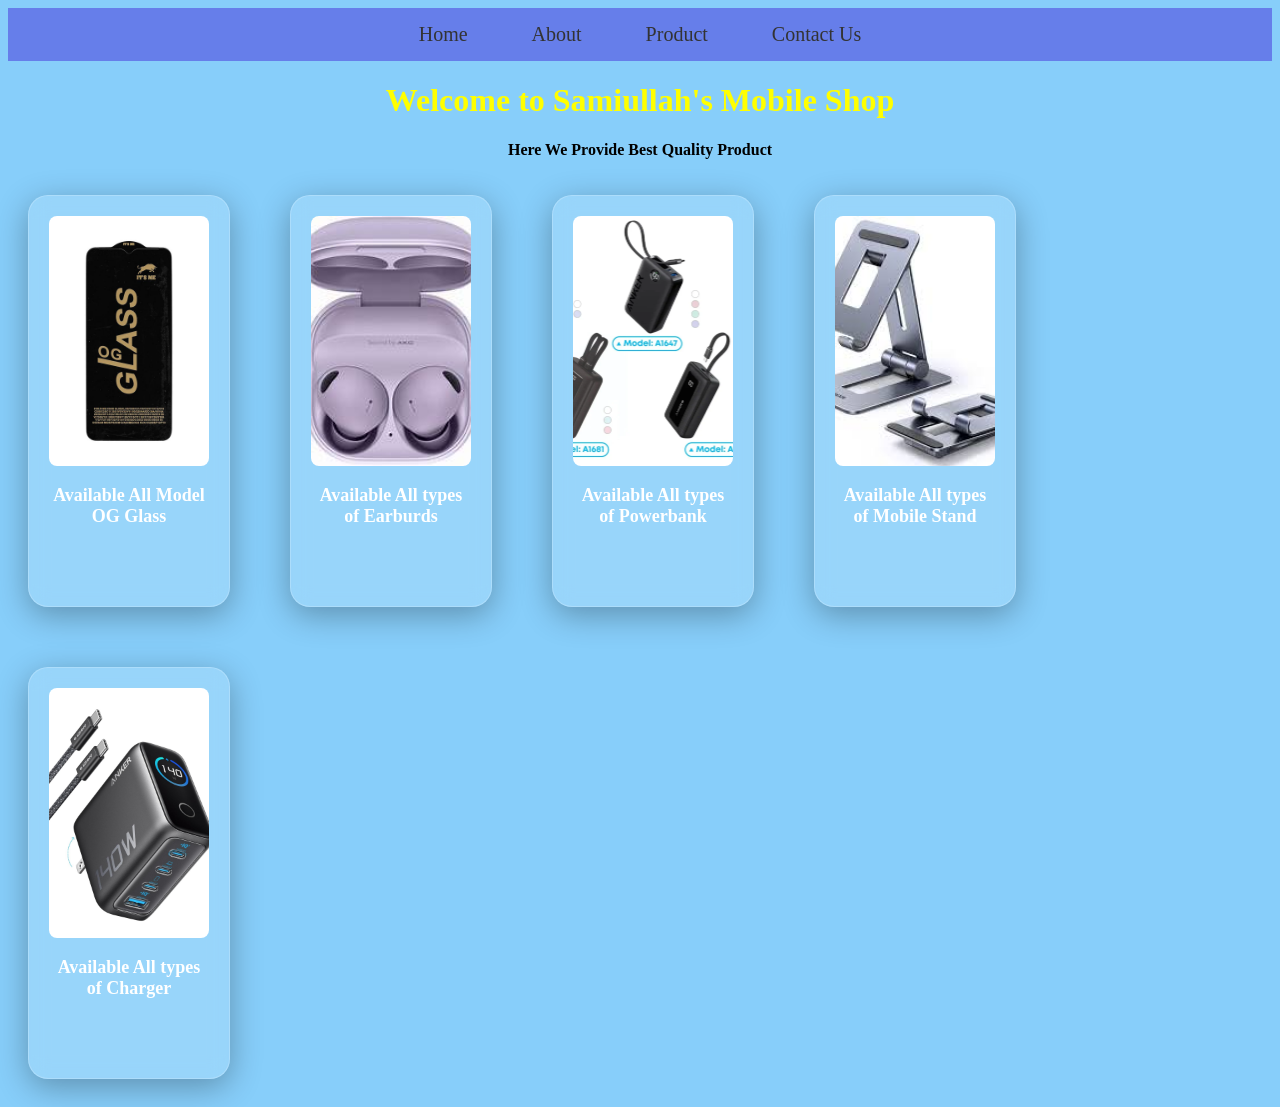
<file: index.html>
<!DOCTYPE html>
<html lang="en">
<head>
    <meta charset="UTF-8">
    <meta name="viewport" content="width=device-width, initial-scale=1.0">
    <title>Home Page</title>
    <style>
	/*section product grid*/
   
	/*sectionn heading*/

	/*section product grid*/
    .product-grid {
      display: flex;
      flex-wrap: wrap;
      gap: 60px;
      justify-content: flex-start;
      padding: 20px;
    }
    /*section product card*/
    .product-card{
		height: 370px;
      width: 160px;
      border-radius: 12px;
      padding: 20px;
      text-align: center;
      background: lightgrey;
      box-shadow: 0 2px 8px rgba(0,0,0,0.1);
	  transition: transform 0.3s ease;
	}
	.product-card{
background: rgba(255,255,255,0.15);
backdrop-filter: blur(10px);
border: 1px solid rgba(255,255,255,0.2);
border-radius: 20px;
padding: 20px;
color: white;
box-shadow: 0 8px 32px rgba(0,0,0,0.3);

	}
    /*section image */
    .product-card img {
      object-fit: cover;
      width: 100%;
      height: 250px;
      border-radius: 8px;
    }
    /* section heading 3*/
    .product-card h3 {
      margin: 15px 0 10px 0;
      font-size: 18px;
    }
    /*section paragraf */
    .product-card p {
      color: #333;
      font-weight: bold;
      font-size: 18px;
      margin-bottom: 15px;
    }
    /*section button */
    .product-card button {

	 background-color: lightblue;
    margin-bottom: 15px;
     
    }
    
   .product-card:hover {
    transform: translate(-8px);
    box-shadow: 0 10px 20px rgba(0,0,0,0.2);
}
    /*section media Qury*/
    @media (max-width: 600px) {
      .product-card {
        width: 100%;
      }
    }
     .navbar {
            background-color: #667eea;
            padding: 15px;
            text-align: center;
        }
        .navbar a {
            color: #333;
            text-decoration: none;
            margin: 0 30px;
            font-size: 20px;
        }
        .container {
            padding: 40px;
            text-align: center;
        }
	      
            </style>
</head>
  <div class="navbar">
		<a href="index.html">Home</a>
        <a href="about.html">About</a>
        <a href="Product.html">Product</a>
		<a href="Contact.html">Contact Us</a>
    </div>

<body style="background-color: lightskyblue;">
    <h1 style="text-align: center; color:yellow;">Welcome to Samiullah's Mobile Shop</h1>
    <p style="text-align: center;"><b>Here We Provide Best Quality Product </p>

   

    <section class="product-grid">
        <div class="product-card">
            <img src="Images/og.jpg" alt="product1">
            <h3>Available All Model OG Glass</h3>
        </div>

<div class="product-card">
    <img src="Images/OIP (2).jfif" alt="product1">
    <h3>Available All types of Earburds</h3>
</div>

<div class="product-card">
    <img src="Images/bages.webp" alt="product1">
    <h3>Available All types of Powerbank</h3>
</div>

<div class="product-card">
    <img src="Images/Mobile Stand.jfif" alt="product1">
    <h3>Available All types of Mobile Stand</h3>
</div>

<div class="product-card">
    <img src="Images/Charger1.jpg" alt="product1">
    <h3>Available All types of Charger</h3>
</div>

    </section>



</body>
</html>
</file>
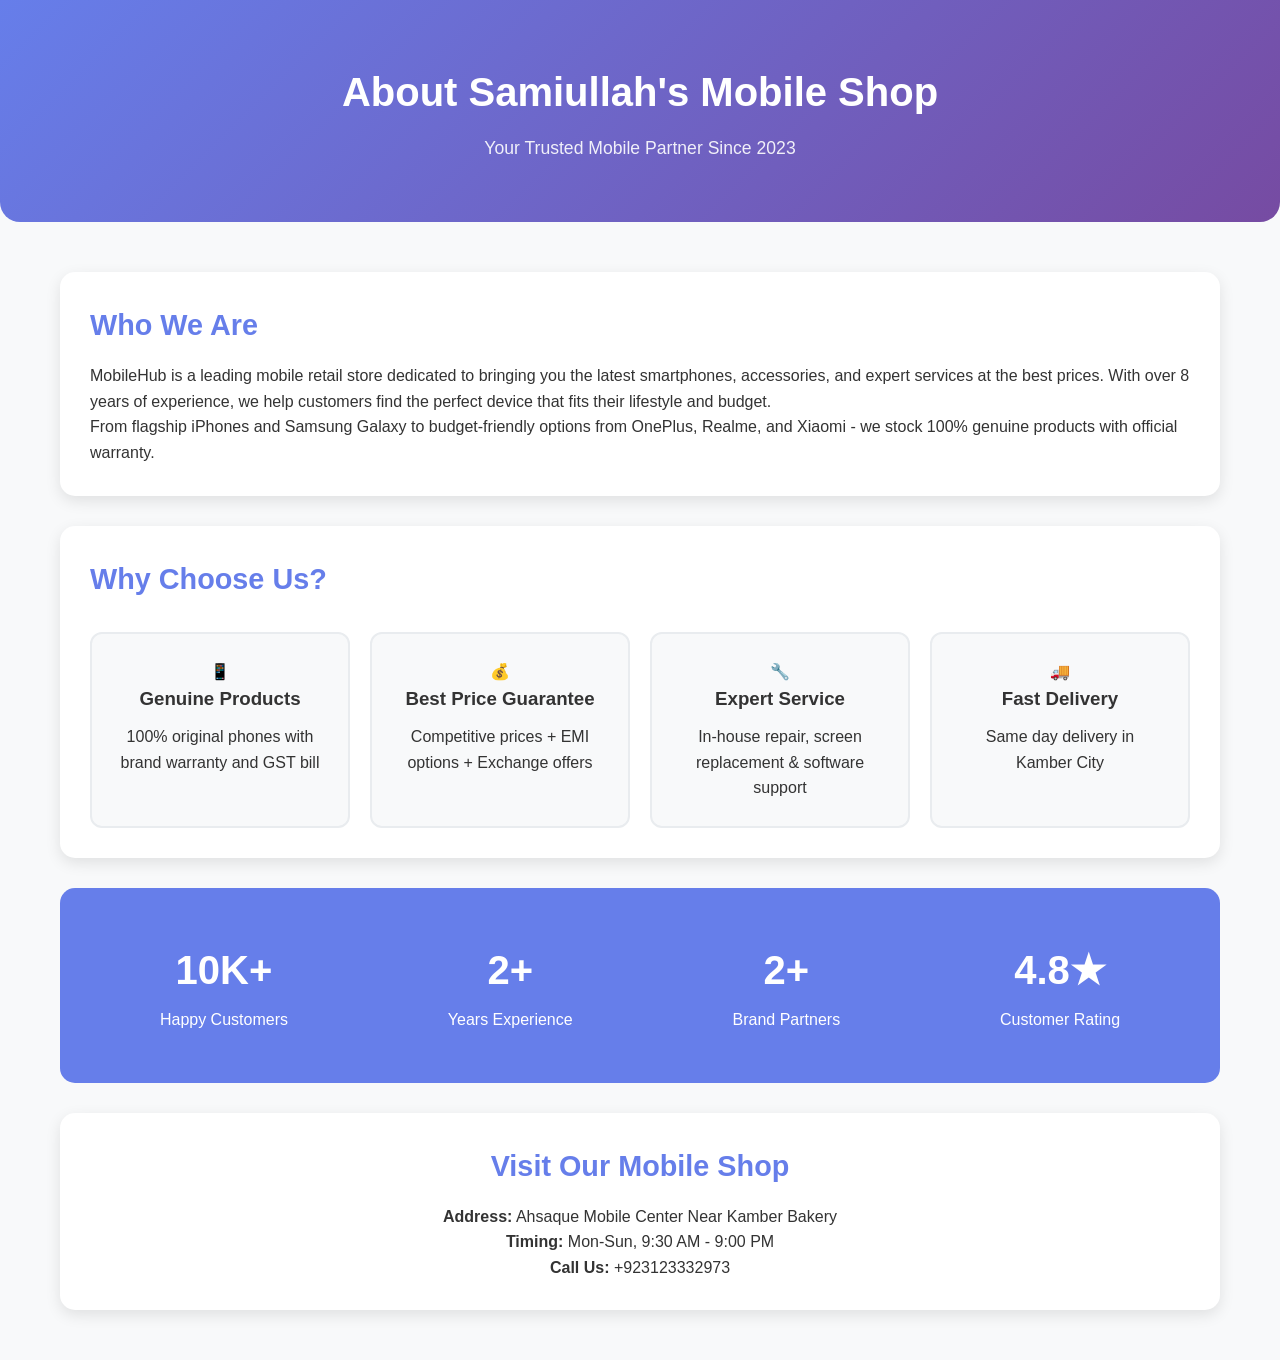
<file: about.html>
<!DOCTYPE html>
<html lang="en">
<head>
    <meta charset="UTF-8">
    <meta name="viewport" content="width=device-width, initial-scale=1.0">
    <title>About</title>
    <style>
        * {
            margin: 0;
            padding: 0;
            box-sizing: border-box;
            font-family: 'Segoe UI', sans-serif;
        }
        
        body {
            background: #f8f9fa;
            color: #333;
            line-height: 1.6;
        }
        
        .container {
            max-width: 1200px;
            margin: 0 auto;
            padding: 20px;
        }
        
        .header {
            background: linear-gradient(135deg, #667eea 0%, #764ba2 100%);
            color: white;
            text-align: center;
            padding: 60px 20px;
            border-radius: 0 0 20px 20px;
        }
        
        .header h1 {
            font-size: 2.5rem;
            margin-bottom: 10px;
        }
        
        .header p {
            font-size: 1.1rem;
            opacity: 0.9;
        }
        
        .about-section {
            background: white;
            margin: 30px 0;
            padding: 30px;
            border-radius: 15px;
            box-shadow: 0 5px 15px rgba(0,0,0,0.1);
        }
        
        .about-section h2 {
            color: #667eea;
            margin-bottom: 15px;
            font-size: 1.8rem;
        }
        
        .features {
            display: grid;
            grid-template-columns: repeat(auto-fit, minmax(250px, 1fr));
            gap: 20px;
            margin-top: 30px;
        }
        
        .feature-card {
            background: #f8f9fa;
            padding: 25px;
            border-radius: 12px;
            text-align: center;
            border: 2px solid #e9ecef;
        }
        
        .feature-card i {
            font-size: 2.5rem;
            color: #667eea;
            margin-bottom: 15px;
        }
        
        .feature-card h3 {
            margin-bottom: 10px;
            color: #333;
        }
        
        .stats {
            display: flex;
            justify-content: space-around;
            flex-wrap: wrap;
            background: #667eea;
            color: white;
            padding: 40px 20px;
            border-radius: 15px;
            margin: 30px 0;
        }
        
        .stat-box {
            text-align: center;
            margin: 10px;
        }
        
        .stat-box h3 {
            font-size: 2.5rem;
            margin-bottom: 5px;
        }
        
        .contact-btn {
            display: inline-block;
            background: #667eea;
            color: white;
            padding: 15px 30px;
            border-radius: 50px;
            text-decoration: none;
            font-weight: bold;
            margin-top: 20px;
            transition: 0.3s;
        }
        
        .contact-btn:hover {
            background: #764ba2;
            transform: translateY(-2px);
        }
        
        @media (max-width: 768px) {
            .header h1 { font-size: 2rem; }
            .stats { flex-direction: column; gap: 20px; }
        }
    </style>
</head>
<body>
    <div class="header">
        <h1>About Samiullah's Mobile Shop</h1>
        <p>Your Trusted Mobile Partner Since 2023</p>
    </div>

    <div class="container">
        <div class="about-section">
            <h2>Who We Are</h2>
            <p>MobileHub is a leading mobile retail store dedicated to bringing you the latest smartphones, accessories, and expert services at the best prices. With over 8 years of experience, we help customers find the perfect device that fits their lifestyle and budget.</p>
            <p>From flagship iPhones and Samsung Galaxy to budget-friendly options from OnePlus, Realme, and Xiaomi - we stock 100% genuine products with official warranty.</p>
        </div>

        <div class="about-section">
            <h2>Why Choose Us?</h2>
            <div class="features">
                <div class="feature-card">
                    <div>📱</div>
                    <h3>Genuine Products</h3>
                    <p>100% original phones with brand warranty and GST bill</p>
                </div>
                <div class="feature-card">
                    <div>💰</div>
                    <h3>Best Price Guarantee</h3>
                    <p>Competitive prices + EMI options + Exchange offers</p>
                </div>
                <div class="feature-card">
                    <div>🔧</div>
                    <h3>Expert Service</h3>
                    <p>In-house repair, screen replacement & software support</p>
                </div>
                <div class="feature-card">
                    <div>🚚</div>
                    <h3>Fast Delivery</h3>
                    <p>Same day delivery in Kamber City</p>
                </div>
            </div>
        </div>

        <div class="stats">
            <div class="stat-box">
                <h3>10K+</h3>
                <p>Happy Customers</p>
            </div>
            <div class="stat-box">
                <h3>2+</h3>
                <p>Years Experience</p>
            </div>
            <div class="stat-box">
                <h3>2+</h3>
                <p>Brand Partners</p>
            </div>
            <div class="stat-box">
                <h3>4.8★</h3>
                <p>Customer Rating</p>
            </div>
        </div>

        <div class="about-section" style="text-align: center;">
            <h2>Visit Our Mobile Shop</h2>
            <p><strong>Address:</strong> Ahsaque Mobile Center Near Kamber Bakery</p>
            <p><strong>Timing:</strong> Mon-Sun, 9:30 AM - 9:00 PM</p>
            <p><strong>Call Us:</strong> +923123332973</p>
             </div>
    </div>
</body>
</html>
</file>
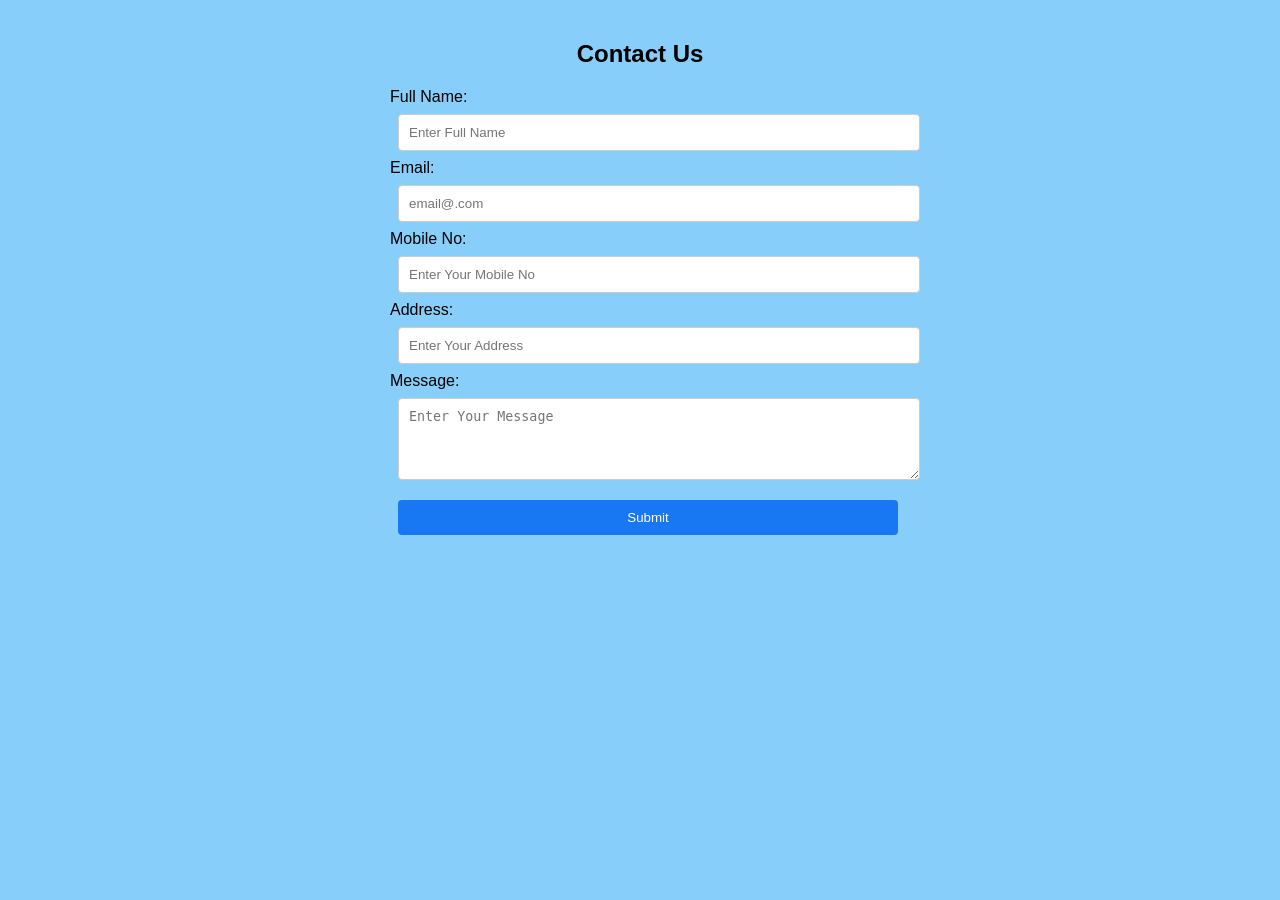
<file: Contact.html>
<!DOCTYPE html>
<html lang="en">
<head> 
<meta charset="UTF-8">
<title>
Contact </title>
<style>
	body{
		font-family: Arial;
		padding: 20px;
		max-width:500px;
		margin: auto;}

	input, textarea, button{
		width: 100%;
		padding: 10px;
		margin: 8px;
		border: 1px solid #ccc;
		border-radius: 4px;
		}
	button{
		background: #1877f2;
		color: white;
		border: none;
		cursor: pointer;
		}

button: hover { background: #166fe5; }

</style>
</head>
<body style="background-color: lightskyblue;">
<center>
<h2> Contact Us </h2></center>
<form action="#" method="POST">

<label for="name"> Full Name: </label>
<input type="text" id="name" name="name" placeholder="Enter Full Name" required>

<label for="email"> Email: </label>
<input type="email" id="email" name="email" placeholder="email@.com">

<label for="Mobile No"> Mobile No: </label>
<input type="tel" id="Mobile No" name="Mobile No" placeholder="Enter Your Mobile No"> 

<label for="Address"> Address: </label>
<input type="text" id="Address" name="Address" placeholder="Enter Your Address">

<label for="Message"> Message: </label>
<textarea id="Massage" name="Massage" rows="4" placeholder="Enter Your Message"></textarea>

<button type="submit">Submit </button>




</form>

</html>
</body>
</file>
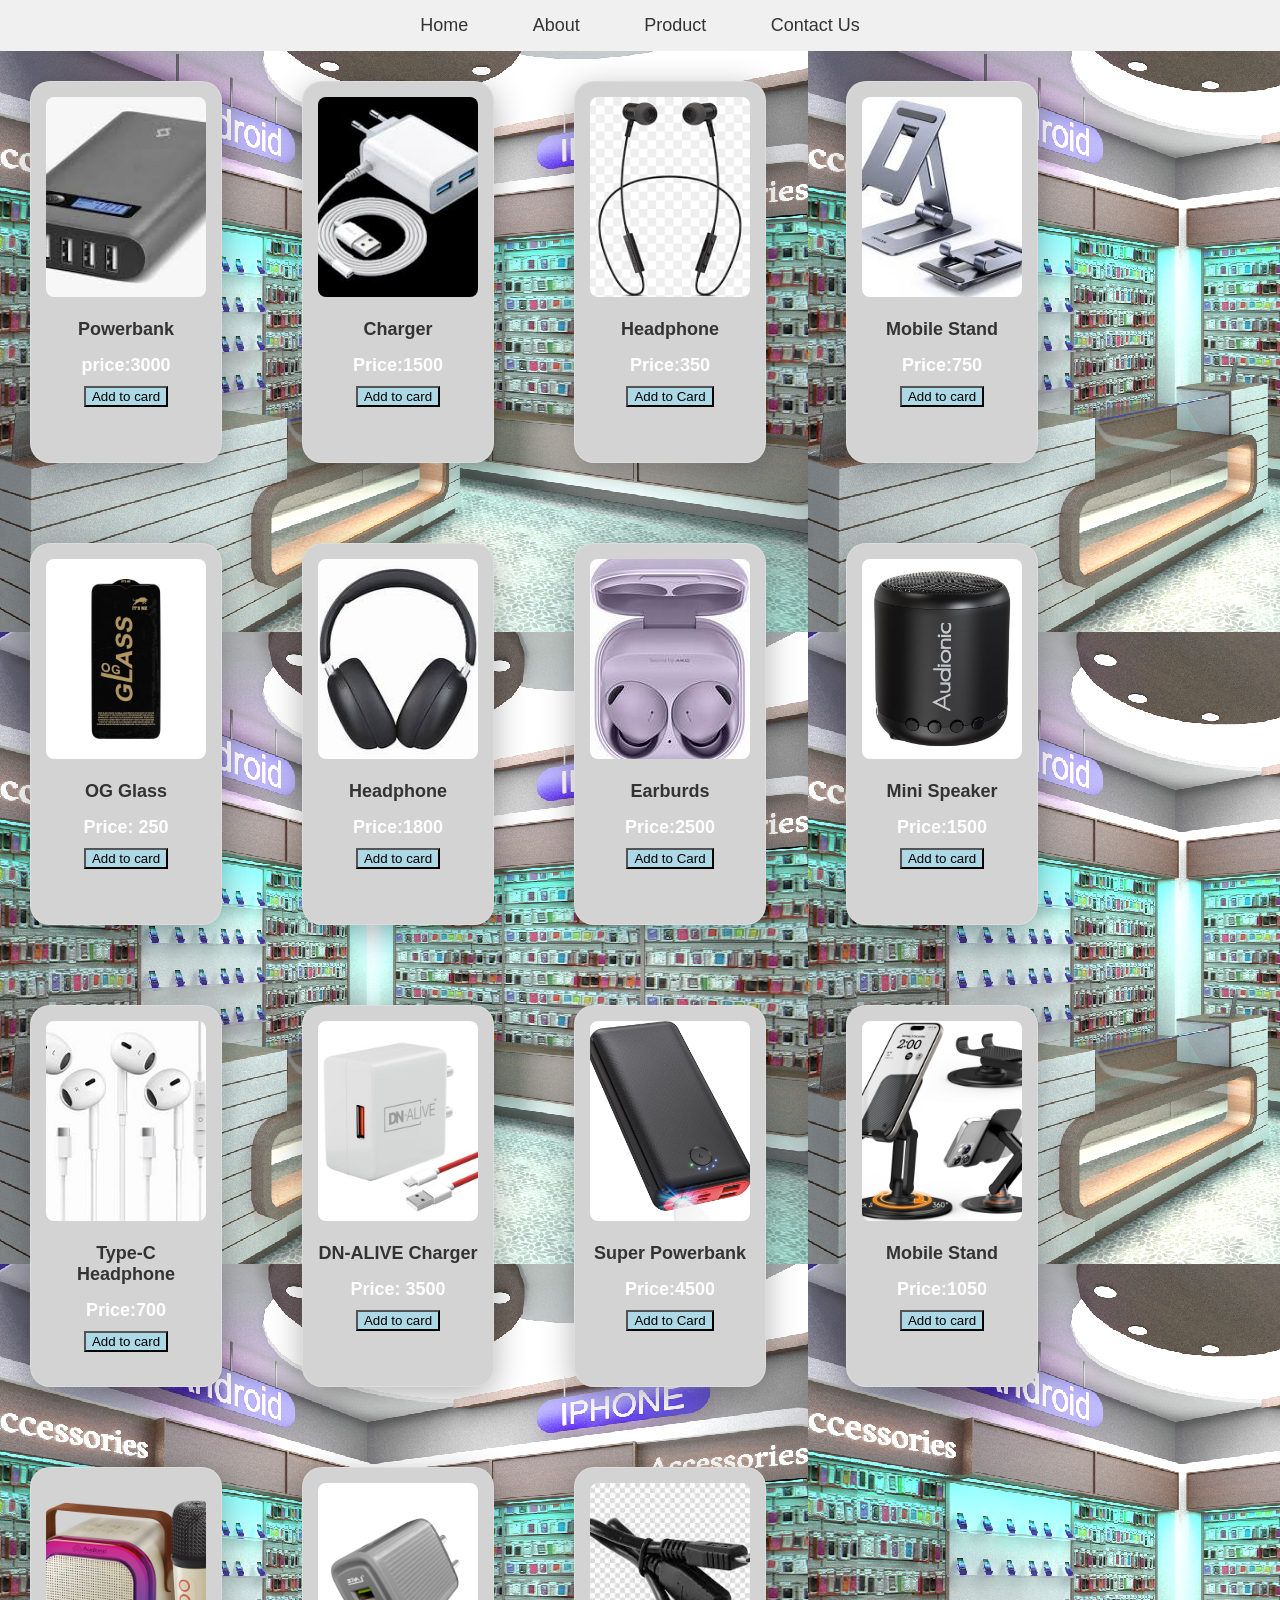
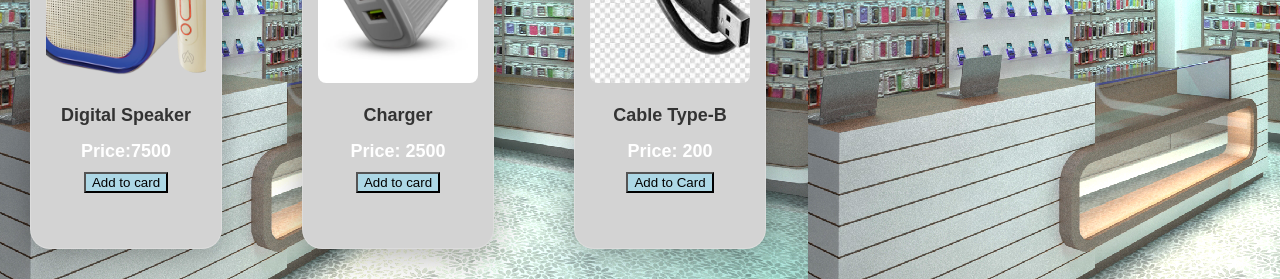
<file: Product.html>
<!DOCTYPE html>
<html lang="en">
<head>

	<meta charset="UTF-8">
<title>Product </title>
<link rel="stylesheet" href="CSS/product.css">
 <style>

	/*sectionn heading*/

	/*section product grid*/
    .product-grid {
      display: flex;
      flex-wrap: wrap;
      gap: 60px;
      justify-content: flex-start;
      padding: 20px;
    }
    /*section product card*/
    .product-card{
		height: 370px;
      width: 170px;
      border-radius: 12px;
      padding: 20px;
      text-align: center;
      background: lightgrey;
      box-shadow: 0 2px 8px rgba(0,0,0,0.1);
	  transition: transform 0.3s ease;
	}
	.product-card{
background: rgba(255,255,255,0.15);
backdrop-filter: blur(10px);
border: 1px solid rgba(255,255,255,0.2);
border-radius: 20px;
padding: 20px;
color: white;
box-shadow: 0 8px 32px rgba(0,0,0,0.3);

	}
    /*section image */
    .product-card img {
      object-fit: cover;
      width: 100%;
      height: 200px;
      border-radius: 8px;
    }
    /* section heading 3*/
    .product-card h3 {
      margin: 15px 0 10px 0;
      font-size: 18px;
    }
    /*section paragraf */
    .product-card p {
      color: #333;
      font-weight: bold;
      font-size: 18px;
      margin-bottom: 15px;
    }
    /*section button */
    .product-card button {

	 background-color: lightblue;
    margin-bottom: 15px;
     
    }
    
   .product-card:hover {
    transform: translate(-8px);
    box-shadow: 0 10px 20px rgba(0,0,0,0.2);
}
    /*section media Qury*/
    @media (max-width: 600px) {
      .product-card {
        width: 100%;
      }
    }
	        body {
				background-image:url(Images/bagr.png) ;
            background-color: #1a1a1a;
            color: white;
            font-family: Arial, sans-serif;
            margin: 0;
            padding: 0;
        }
        .navbar {
            background-color: #f0f0f0;
            padding: 15px;
            text-align: center;
        }
        .navbar a {
            color: #333;
            text-decoration: none;
            margin: 0 30px;
            font-size: 18px;
        }
        .container {
            padding: 40px;
            text-align: center;
        }
    
  </style>

<body>

    <div class="navbar">
		<a href="index.html">Home</a>
        <a href="about.html">About</a>
        <a href="Product.html">Product</a>
		<a href="Contact.html">Contact Us</a>
    </div>

 <section class="product-grid">
		<!--section div-->
    <div class="product-card">
		<!--section product image-->
		<img src="Images/Powerbank.jfif" alt="product1">
		<!--section product name -->
      <p>Powerbank</p>
	  <!--section product price -->
      <h3>price:3000</h3>
	  <button onclick="alert(3000)">Add to card </button>
	  </div>
<div class="product-card">
	<img src="Images/Charger.jfif" alt="product1">
	<p>Charger</p>
	<h3>Price:1500 </h3>
	<button ondblclick="alert(1500)">Add to card</button>

</div>
<div class="product-card">
	<img src="Images/Headphone.png" alt="product1">
	<p>Headphone</p>
	<h3>Price:350</h3>
	<button onclick="alert(350)">Add to Card </button>
</div>
<div class="product-card">
	<img src="Images/Mobile Stand.jfif" alt="product1">
	<p>Mobile Stand</p>
	<h3>Price:750</h3>
	<button onclick="alert(750)">Add to card </button>
</div>

		<!--section div-->
    <div class="product-card">
		<!--section product image-->
		<img src="Images/og.jpg" alt="product1">
		<!--section product name -->
      <p>OG Glass</p>
	  <!--section product price -->
      <h3>Price: 250</h3>
	  <button onclick="alert(250)">Add to card </button>
	  </div>
<div class="product-card">
	<img src="Images/Headphone Voofer.jfif" alt="product1">
	<p>Headphone</p>
	<h3>Price:1800 </h3>
	<button ondblclick="alert(1800)">Add to card</button>

</div>
<div class="product-card">
	<img src="Images/OIP (2).jfif" alt="product1">
	<p>Earburds</p>
	<h3>Price:2500</h3>
	<button onclick="alert(2500)">Add to Card </button>
</div>
<div class="product-card">
	<img src="Images/Mini Speaker.jpg" alt="product1">
	<p>Mini Speaker</p>
	<h3>Price:1500</h3>
	<button onclick="alert(1500)">Add to card </button>
</div>
		<!--section div-->
    <div class="product-card">
		<!--section product image-->
		<img src="Images/Headphone Type-C.jfif" alt="product1">
		<!--section product name -->
      <p>Type-C Headphone</p>
	  <!--section product price -->
      <h3>Price:700</h3>
	  <button onclick="alert(700)">Add to card </button>
	  </div>
<div class="product-card">
	<img src="Images/DN-Alive.jpg" alt="product1">
	<p>DN-ALIVE Charger</p>
	<h3>Price: 3500 </h3>
	<button ondblclick="alert(3500)">Add to card</button>

</div>
<div class="product-card">
	<img src="Images/Powerbank1.jpg" alt="product1">
	<p>Super Powerbank</p>
	<h3>Price:4500</h3>
	<button onclick="alert(4500)">Add to Card </button>
</div>
<div class="product-card">
	<img src="Images/360.jpg" alt="product1">
	<p>Mobile Stand</p>
	<h3>Price:1050</h3>
	<button onclick="alert(1050)">Add to card </button>
</div>
		<!--section div-->
    <div class="product-card">
		<!--section product image-->
		<img src="Images/Speaker with Mice.webp" alt="product1">
		<!--section product name -->
      <p>Digital Speaker</p>
	  <!--section product price -->
      <h3>Price:7500</h3>
	  <button onclick="alert(7500)">Add to card </button>
	  </div>
<div class="product-card">
	<img src="Images/Charger2.webp"alt="product1">
	<p>Charger</p>
	<h3>Price: 2500 </h3>
	<button ondblclick="alert(2500)">Add to card</button>

</div>
<div class="product-card">
	<img src="Images/Cable Type B.jfif" alt="product1">
	<p>Cable Type-B</p>
	<h3>Price: 200</h3>
	<button onclick="alert(200)">Add to Card </button>
</div>

</html>
</body>
</file>
<file: CSS/product.css>
body{

img{
width:150px;
height:150px;
border-radius: 20px;

}


.Product Grid{
display: flex;
flex-wrap: wrap;
gap: 60px;
padding: 40px;
justify-content: space-between;
}
.product-card{display-flex:row;
width: 160px;
height: 350px;
padding: 15px;
border=5px solid black;
border-radius: 20px;
margin:10px;
background-color:  lightgrey;
text-align: center;


}

nav{
background-color: silver;
width: auto;
height: 60px;
text-align: Center;
text-size: b;
</file>
